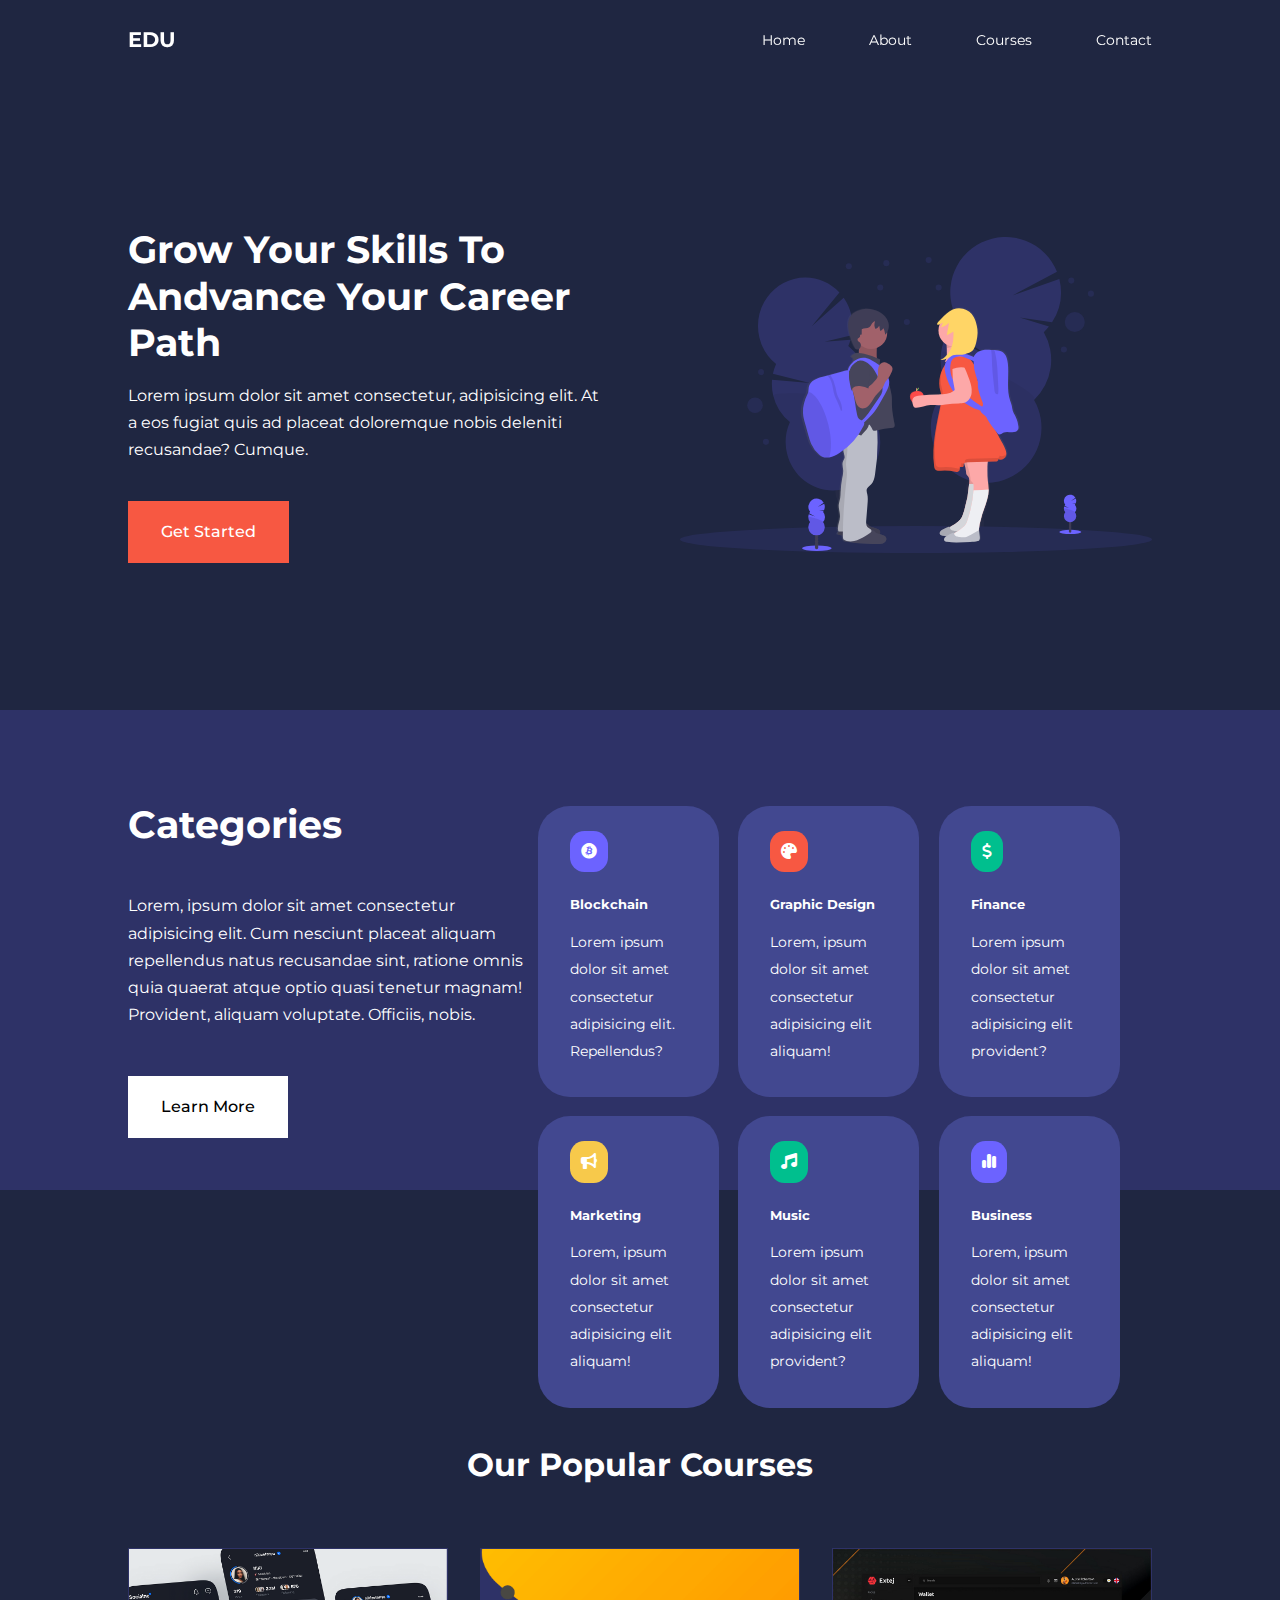
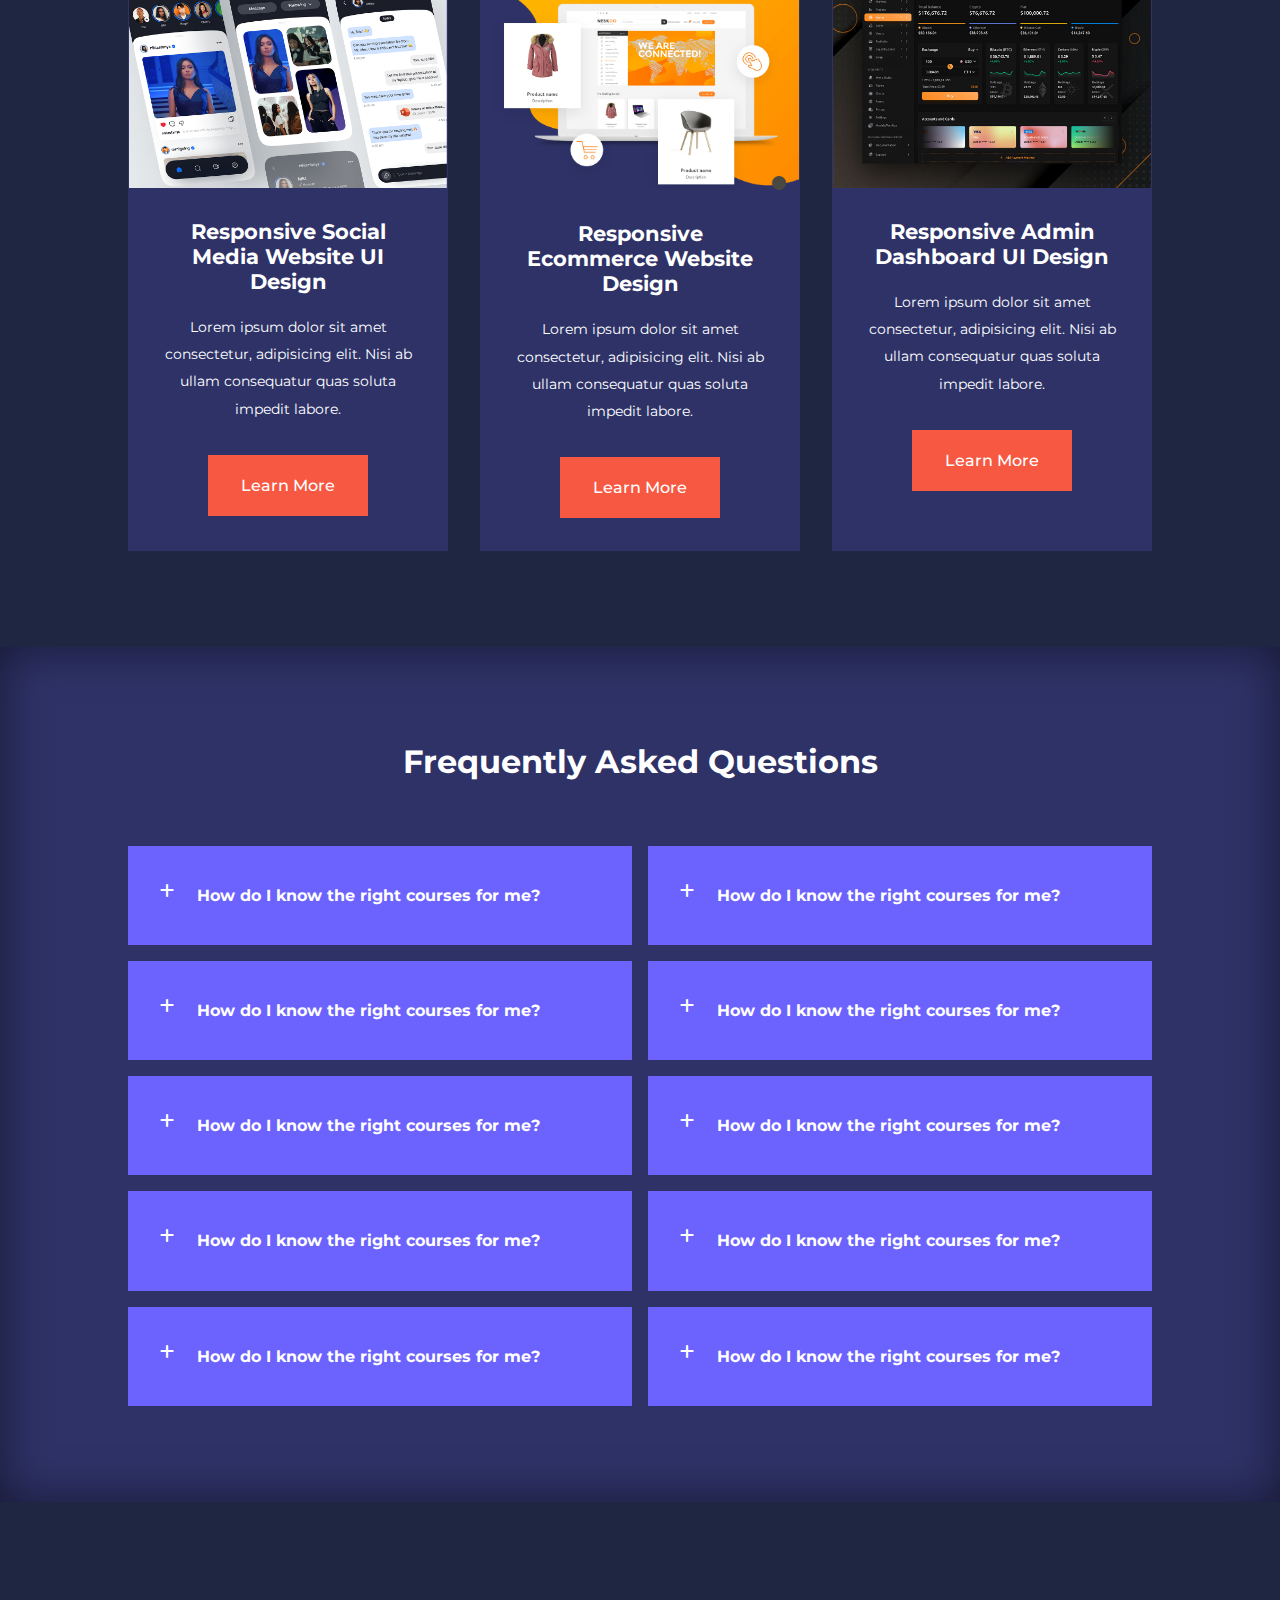
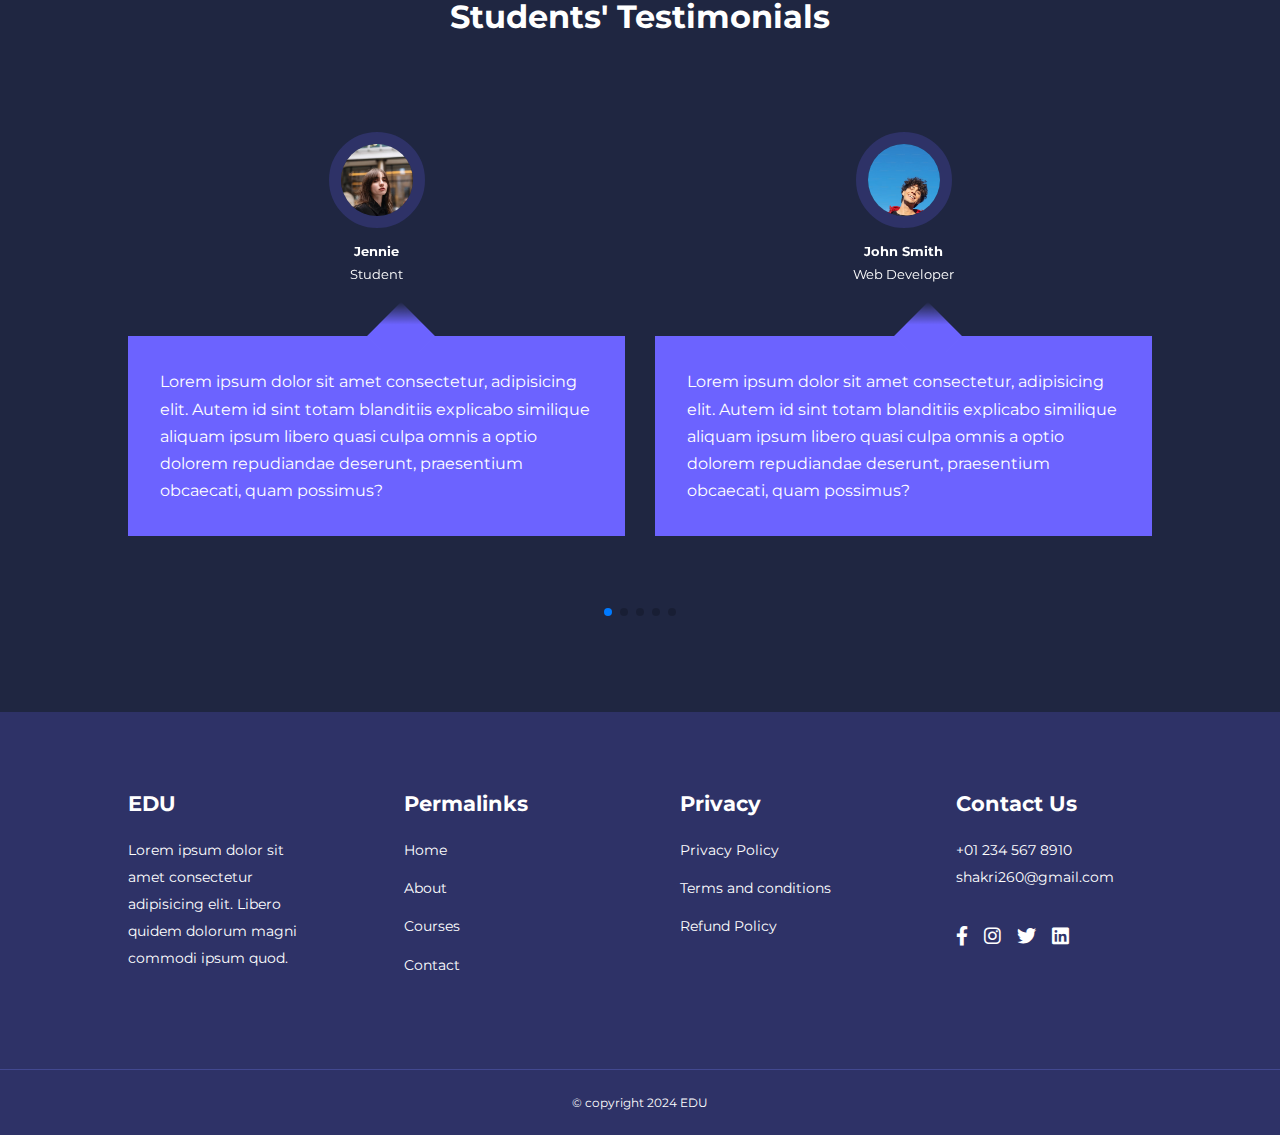
<file: index.html>
<!DOCTYPE html>
<html lang="en">
<head>
    <meta charset="UTF-8">
    <meta name="viewport" content="width=device-width, initial-scale=1.0">
    <title>EDU</title>

    <!-- icon font -->
     <link rel="stylesheet" href="./css/all.min.css">

     <!-- google font -->
     <link rel="preconnect" href="https://fonts.googleapis.com">
     <link rel="preconnect" href="https://fonts.gstatic.com" crossorigin>
     <link href="https://fonts.googleapis.com/css2?family=Montserrat:ital,wght@0,100..900;1,100..900&family=Oswald:wght@200..700&display=swap" rel="stylesheet">

     <!-- custom css -->
    <link rel="stylesheet" href="./css/style.css">

    <!-- Swiper slider -->
     <link rel="stylesheet" href="https://cdn.jsdelivr.net/npm/swiper@11/swiper-bundle.min.css"/>
    <script src="https://cdn.jsdelivr.net/npm/swiper@11/swiper-bundle.min.js"></script>

</head>
<body>
<!-- ============ Navbar ============ -->

    <nav>
        <div class="container nav-container">

            <a href="index.html">
                <h4>EDU</h4>
            </a>

            <ul class="nav-menu">
                <li><a href="index.html">Home</a></li>
                <li><a href="about.html">About</a></li>
                <li><a href="courses.html">Courses</a></li>
                <li><a href="contact.html">Contact</a></li>
            </ul>
            <button id="open-menu-btn"><i class="fa-solid fa-bars"></i></button>
            <button id="close-menu-btn"><i class="fa-solid fa-xmark"></i></button>
        </div>
    </nav>

<!-- ========== End Navbar ========== -->

<!-- ============ Header ============ -->

    <header>
        <div class="container header-container">
            <div class="header-left">
                <h1>Grow Your Skills To Andvance Your Career Path</h1>
                <p>Lorem ipsum dolor sit amet consectetur, adipisicing elit. At a eos fugiat quis ad placeat doloremque nobis deleniti recusandae? Cumque.</p>
                <a href="courses.html" class="btn btn-danger">Get Started</a>
            </div>
            <div class="header-right">
                <div class="header-right-img">
                    <img src="./img/header.svg" alt="">
                </div>
            </div>
        </div>
    </header>

<!-- ========== End Header ========== -->

<!-- =========== Category =========== -->

    <section class="categories">
        <div class="container categories-container">
            <div class="categories-left">
                <h1>Categories</h1>
                <p>
                    Lorem, ipsum dolor sit amet consectetur adipisicing elit. Cum nesciunt placeat aliquam repellendus natus recusandae sint, ratione omnis quia quaerat atque optio quasi tenetur magnam! Provident, aliquam voluptate. Officiis, nobis.
                </p>
                <a href="#" class="btn">Learn More</a>
            </div>
            <div class="categories-right">
                <article class="category">
                    <span class="category-icon"><i class="fa-brands fa-bitcoin"></i></span>
                    <h5>Blockchain</h5>
                    <p>
                        Lorem ipsum dolor sit amet consectetur adipisicing elit. Repellendus?
                    </p>
                </article>

                <article class="category">
                    <span class="category-icon"><i class="fa-solid fa-palette"></i></span>
                    <h5>Graphic Design</h5>
                    <p>
                        Lorem, ipsum dolor sit amet consectetur adipisicing elit aliquam!
                    </p>
                </article>

                <article class="category">
                    <span class="category-icon"><i class="fa-solid fa-dollar-sign"></i></span>
                    <h5>Finance</h5>
                    <p>
                        Lorem ipsum dolor sit amet consectetur adipisicing elit provident?

                    </p>
                </article>

                <article class="category">
                    <span class="category-icon"><i class="fa-solid fa-bullhorn"></i></span>
                    <h5>Marketing</h5>
                    <p>
                        Lorem, ipsum dolor sit amet consectetur adipisicing elit aliquam!
                    </p>
                </article>

                <article class="category">
                    <span class="category-icon"><i class="fa-solid fa-music"></i></span>
                    <h5>Music</h5>
                    <p>
                        Lorem ipsum dolor sit amet consectetur adipisicing elit  provident?
                    </p>
                </article>

                <article class="category">
                    <span class="category-icon"><i class="fa-solid fa-chart-simple"></i></span>
                    <h5>Business</h5>
                    <p>
                        Lorem, ipsum dolor sit amet consectetur adipisicing elit aliquam!
                    </p>
                </article>
            </div>
        </div>
    </section>

<!-- ========= End Category ========= -->

<!-- ============ Courses ============ -->

    <section class="courses">
        <h2>Our Popular Courses</h2>
        <div class="container courses-container">
            <article class="course">
                <div class="course-img">
                    <img src="./img/course1.png" alt="">
                </div>
                <div class="course-info">
                    <h4>Responsive Social Media Website UI Design</h4>
                    <p>Lorem ipsum dolor sit amet consectetur, adipisicing elit. Nisi ab ullam consequatur quas soluta impedit labore.</p>
                    <a href="courses.html" class="btn btn-danger">Learn More</a>
                </div>

            </article>

            <article class="course">
                <div class="course-img">
                    <img src="./img/course2.png" alt="">
                </div>
                <div class="course-info">
                    <h4>Responsive Ecommerce Website Design</h4>
                    <p>Lorem ipsum dolor sit amet consectetur, adipisicing elit. Nisi ab ullam consequatur quas soluta impedit labore.</p>
                    <a href="courses.html" class="btn btn-danger">Learn More</a>
                </div>

            </article>

            <article class="course">
                <div class="course-img">
                    <img src="./img/course3.jpg" alt="">
                </div>
                <div class="course-info">
                    <h4>Responsive Admin Dashboard UI Design</h4>
                    <p>Lorem ipsum dolor sit amet consectetur, adipisicing elit. Nisi ab ullam consequatur quas soluta impedit labore.</p>
                    <a href="courses.html" class="btn btn-danger">Learn More</a>
                </div>

            </article>
        </div>
    </section>

<!-- ========== End Courses ========== -->

<!-- ============== FAQ ============== -->

    <section class="faqs">
        <h2>Frequently Asked Questions</h2>
        <div class="container faqs-container">
            <article class="faq">
                <div class="faq-icon">
                    <i class="fa-solid fa-plus"></i>
                </div>
                <div class="question-answer">
                    <h4>How do I know the right courses for me?</h4>
                    <p>
                        Lorem ipsum dolor sit amet consectetur adipisicing elit. Voluptate doloribus, aperiam sapiente possimus reprehenderit numquam atque vel excepturi asperiores nesciunt eaque expedita omnis labore odio inventore debitis aliquam. Reprehenderit, nihil.
                    </p>
                </div>
            </article>
            <article class="faq">
                <div class="faq-icon">
                    <i class="fa-solid fa-plus"></i>
                </div>
                <div class="question-answer">
                    <h4>How do I know the right courses for me?</h4>
                    <p>
                        Lorem ipsum dolor sit amet consectetur adipisicing elit. Voluptate doloribus, aperiam sapiente possimus reprehenderit numquam atque vel excepturi asperiores nesciunt eaque expedita omnis labore odio inventore debitis aliquam. Reprehenderit, nihil.
                    </p>
                </div>
            </article>
            <article class="faq">
                <div class="faq-icon">
                    <i class="fa-solid fa-plus"></i>
                </div>
                <div class="question-answer">
                    <h4>How do I know the right courses for me?</h4>
                    <p>
                        Lorem ipsum dolor sit amet consectetur adipisicing elit. Voluptate doloribus, aperiam sapiente possimus reprehenderit numquam atque vel excepturi asperiores nesciunt eaque expedita omnis labore odio inventore debitis aliquam. Reprehenderit, nihil.
                    </p>
                </div>
            </article>
            <article class="faq">
                <div class="faq-icon">
                    <i class="fa-solid fa-plus"></i>
                </div>
                <div class="question-answer">
                    <h4>How do I know the right courses for me?</h4>
                    <p>
                        Lorem ipsum dolor sit amet consectetur adipisicing elit. Voluptate doloribus, aperiam sapiente possimus reprehenderit numquam atque vel excepturi asperiores nesciunt eaque expedita omnis labore odio inventore debitis aliquam. Reprehenderit, nihil.
                    </p>
                </div>
            </article>
            <article class="faq">
                <div class="faq-icon">
                    <i class="fa-solid fa-plus"></i>
                </div>
                <div class="question-answer">
                    <h4>How do I know the right courses for me?</h4>
                    <p>
                        Lorem ipsum dolor sit amet consectetur adipisicing elit. Voluptate doloribus, aperiam sapiente possimus reprehenderit numquam atque vel excepturi asperiores nesciunt eaque expedita omnis labore odio inventore debitis aliquam. Reprehenderit, nihil.
                    </p>
                </div>
            </article>
            <article class="faq">
                <div class="faq-icon">
                    <i class="fa-solid fa-plus"></i>
                </div>
                <div class="question-answer">
                    <h4>How do I know the right courses for me?</h4>
                    <p>
                        Lorem ipsum dolor sit amet consectetur adipisicing elit. Voluptate doloribus, aperiam sapiente possimus reprehenderit numquam atque vel excepturi asperiores nesciunt eaque expedita omnis labore odio inventore debitis aliquam. Reprehenderit, nihil.
                    </p>
                </div>
            </article>
            <article class="faq">
                <div class="faq-icon">
                    <i class="fa-solid fa-plus"></i>
                </div>
                <div class="question-answer">
                    <h4>How do I know the right courses for me?</h4>
                    <p>
                        Lorem ipsum dolor sit amet consectetur adipisicing elit. Voluptate doloribus, aperiam sapiente possimus reprehenderit numquam atque vel excepturi asperiores nesciunt eaque expedita omnis labore odio inventore debitis aliquam. Reprehenderit, nihil.
                    </p>
                </div>
            </article>
            <article class="faq">
                <div class="faq-icon">
                    <i class="fa-solid fa-plus"></i>
                </div>
                <div class="question-answer">
                    <h4>How do I know the right courses for me?</h4>
                    <p>
                        Lorem ipsum dolor sit amet consectetur adipisicing elit. Voluptate doloribus, aperiam sapiente possimus reprehenderit numquam atque vel excepturi asperiores nesciunt eaque expedita omnis labore odio inventore debitis aliquam. Reprehenderit, nihil.
                    </p>
                </div>
            </article>
            <article class="faq">
                <div class="faq-icon">
                    <i class="fa-solid fa-plus"></i>
                </div>
                <div class="question-answer">
                    <h4>How do I know the right courses for me?</h4>
                    <p>
                        Lorem ipsum dolor sit amet consectetur adipisicing elit. Voluptate doloribus, aperiam sapiente possimus reprehenderit numquam atque vel excepturi asperiores nesciunt eaque expedita omnis labore odio inventore debitis aliquam. Reprehenderit, nihil.
                    </p>
                </div>
            </article>
            <article class="faq">
                <div class="faq-icon">
                    <i class="fa-solid fa-plus"></i>
                </div>
                <div class="question-answer">
                    <h4>How do I know the right courses for me?</h4>
                    <p>
                        Lorem ipsum dolor sit amet consectetur adipisicing elit. Voluptate doloribus, aperiam sapiente possimus reprehenderit numquam atque vel excepturi asperiores nesciunt eaque expedita omnis labore odio inventore debitis aliquam. Reprehenderit, nihil.
                    </p>
                </div>
            </article>
        </div>
    </section>

<!-- ============ End FAQ ============ -->

<!-- ========= Testimonials ========== -->

    <section class="container testimonials-container mySwiper">
        <h2>Students' Testimonials</h2>
        <div class="swiper-wrapper">
            <article class="testimonial swiper-slide">
                <div class="avatar">
                    <img src="./img/stu1.avif" alt="">
                </div>
                <div class="testimonial-info">
                    <h5>Jennie</h5>
                    <small>Student</small>
                </div>
                <div class="testimonial-body">
                    <p>
                        Lorem ipsum dolor sit amet consectetur, adipisicing elit. Autem id sint totam blanditiis explicabo similique aliquam ipsum libero quasi culpa omnis a optio dolorem repudiandae deserunt, praesentium obcaecati, quam possimus?
                    </p>
                </div>
            </article>
            <article class="testimonial swiper-slide">
                <div class="avatar">
                    <img src="./img/stu2.avif" alt="">
                </div>
                <div class="testimonial-info">
                    <h5>John Smith</h5>
                    <small>Web Developer</small>
                </div>
                <div class="testimonial-body">
                    <p>
                        Lorem ipsum dolor sit amet consectetur, adipisicing elit. Autem id sint totam blanditiis explicabo similique aliquam ipsum libero quasi culpa omnis a optio dolorem repudiandae deserunt, praesentium obcaecati, quam possimus?
                    </p>
                </div>
            </article>
            <article class="testimonial swiper-slide">
                <div class="avatar">
                    <img src="./img/stu3.avif" alt="">
                </div>
                <div class="testimonial-info">
                    <h5>Emily</h5>
                    <small>Web Developer</small>
                </div>
                <div class="testimonial-body">
                    <p>
                        Lorem ipsum dolor sit amet consectetur, adipisicing elit. Autem id sint totam blanditiis explicabo similique aliquam ipsum libero quasi culpa omnis a optio dolorem repudiandae deserunt, praesentium obcaecati, quam possimus?
                    </p>
                </div>
            </article>
            <article class="testimonial swiper-slide">
                <div class="avatar">
                    <img src="./img/stu4.avif" alt="">
                </div>
                <div class="testimonial-info">
                    <h5>Rose</h5>
                    <small>Student</small>
                </div>
                <div class="testimonial-body">
                    <p>
                        Lorem ipsum dolor sit amet consectetur, adipisicing elit. Autem id sint totam blanditiis explicabo similique aliquam ipsum libero quasi culpa omnis a optio dolorem repudiandae deserunt, praesentium obcaecati, quam possimus?
                    </p>
                </div>
            </article>
            <article class="testimonial swiper-slide">
                <div class="avatar">
                    <img src="./img/stu5.avif" alt="">
                </div>
                <div class="testimonial-info">
                    <h5>Edem Quist</h5>
                    <small>Web Developer</small>
                </div>
                <div class="testimonial-body">
                    <p>
                        Lorem ipsum dolor sit amet consectetur, adipisicing elit. Autem id sint totam blanditiis explicabo similique aliquam ipsum libero quasi culpa omnis a optio dolorem repudiandae deserunt, praesentium obcaecati, quam possimus?
                    </p>
                </div>
            </article>
            <article class="testimonial swiper-slide">
                <div class="avatar">
                    <img src="./img/stu6.avif" alt="">
                </div>
                <div class="testimonial-info">
                    <h5>Jessica</h5>
                    <small>Student</small>
                </div>
                <div class="testimonial-body">
                    <p>
                        Lorem ipsum dolor sit amet consectetur, adipisicing elit. Autem id sint totam blanditiis explicabo similique aliquam ipsum libero quasi culpa omnis a optio dolorem repudiandae deserunt, praesentium obcaecati, quam possimus?
                    </p>
                </div>
            </article>
        </div>
        <div class="swiper-pagination"></div>
    </section>
<!-- ======= End Testimonials ======== -->

<!-- ============ Footer ============= -->
    <footer class="footer">
        <div class="container footer-container">
            <div class="footer1">
                <a href="index.html" class="footer-logo">
                    <h4>EDU</h4>
                </a>
                <p>
                    Lorem ipsum dolor sit amet consectetur adipisicing elit. Libero quidem dolorum magni commodi ipsum quod.
                </p>
            </div>

            <div class="footer2">
                <h4>Permalinks</h4>
                <ul class="permalinks">
                    <li><a href="index.html">Home</a></li>
                    <li><a href="about.html">About</a></li>
                    <li><a href="courses.html">Courses</a></li>
                    <li><a href="contact.html">Contact</a></li>
                </ul>
            </div>

            <div class="footer3">
                <h4>Privacy</h4>
                <ul class="privacy">
                    <li><a href="#">Privacy Policy</a></li>
                    <li><a href="#">Terms and conditions</a></li>
                    <li><a href=#>Refund Policy</a></li>
                </ul>
            </div>

            <div class="footer4">
                <h4>Contact Us</h4>
                <div>
                    <p>+01 234 567 8910</p>
                    <p>shakri260@gmail.com</p>
                </div>

                <ul class="footer-socials">
                    <li><a href="#"><i class="fa-brands fa-facebook-f"></i></a></li>
                    <li><a href="#"><i class="fa-brands fa-instagram"></i></a></li>
                    <li><a href="#"><i class="fa-brands fa-twitter"></i></a></li>
                    <li><a href="#"><i class="fa-brands fa-linkedin"></i></a></li>
                </ul>
            </div>
        </div>
        <div class="footer-copyright">
            <small>&copy; copyright 2024 EDU</small>
        </div>
    </footer>
<!-- ========== End Footer =========== -->

<script src="./js/main.js"></script>

<script>
    var swiper = new Swiper(".mySwiper", {
      slidesPerView: 1,
      spaceBetween: 30,
      pagination: {
        el: ".swiper-pagination",
        clickable: true,
      },

    //   when window width is 600px >=
      breakpoints: {
        600: {
            slidesPerView: 2,
        }
      }
    });
  </script>
</body>
</html>
</file>
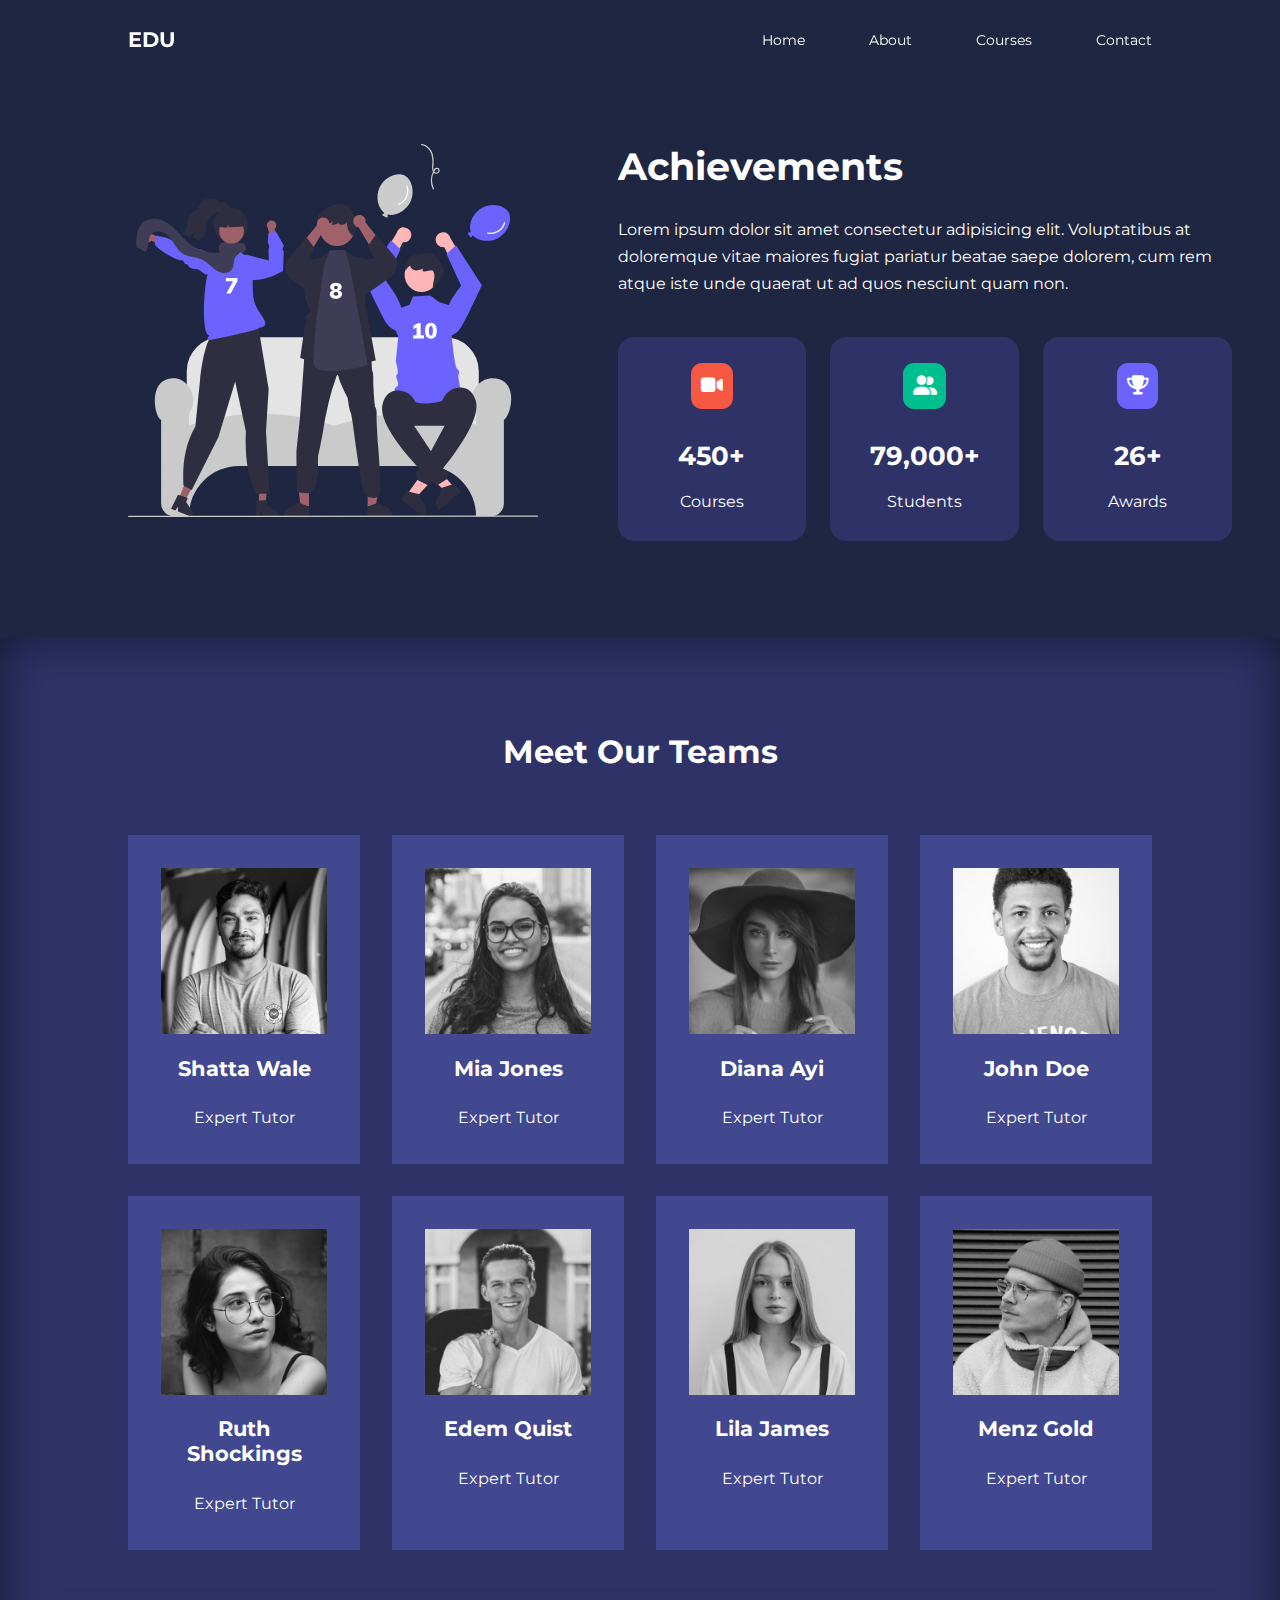
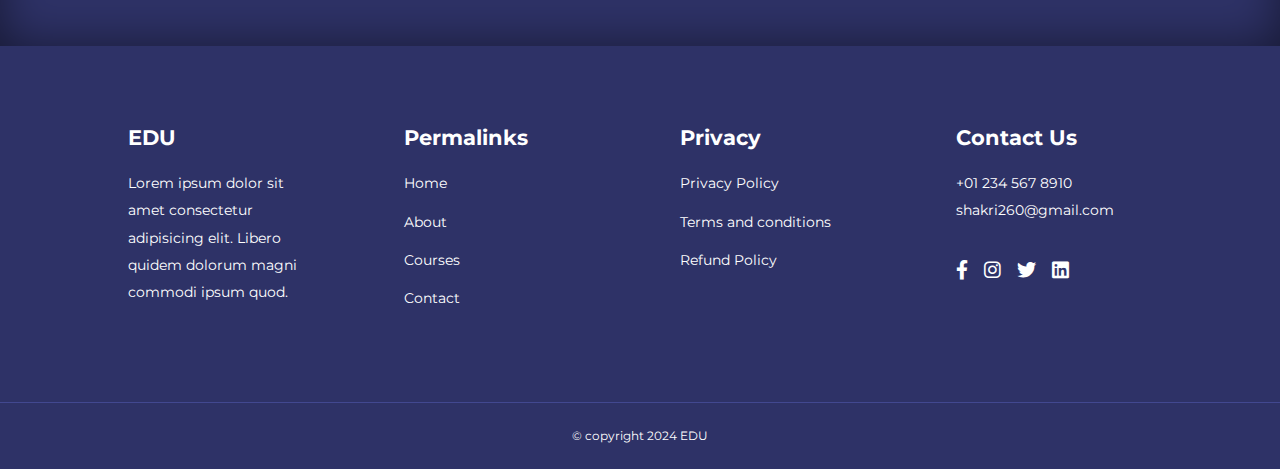
<file: about.html>
<!DOCTYPE html>
<html lang="en">
<head>
    <meta charset="UTF-8">
    <meta name="viewport" content="width=device-width, initial-scale=1.0">
    <title>EDU</title>

    <!-- icon font -->
     <link rel="stylesheet" href="./css/all.min.css">

     <!-- google font -->
     <link rel="preconnect" href="https://fonts.googleapis.com">
     <link rel="preconnect" href="https://fonts.gstatic.com" crossorigin>
     <link href="https://fonts.googleapis.com/css2?family=Montserrat:ital,wght@0,100..900;1,100..900&family=Oswald:wght@200..700&display=swap" rel="stylesheet">

     <!-- custom css -->
    <link rel="stylesheet" href="./css/style.css">
    <link rel="stylesheet" href="./css/about.css">

</head>
<body>
<!-- ============ Navbar ============ -->

    <nav>
        <div class="container nav-container">

            <a href="index.html">
                <h4>EDU</h4>
            </a>

            <ul class="nav-menu">
                <li><a href="index.html">Home</a></li>
                <li><a href="about.html">About</a></li>
                <li><a href="courses.html">Courses</a></li>
                <li><a href="contact.html">Contact</a></li>
            </ul>
            <button id="open-menu-btn"><i class="fa-solid fa-bars"></i></button>
            <button id="close-menu-btn"><i class="fa-solid fa-xmark"></i></button>
        </div>
    </nav>

<!-- ========== End Navbar ========== -->

<!-- ============ Achievement ============ -->

    <section class="achievements">
        <div class="container achievements-container">
            <div class="achievements-left">
                <img src="img/about achievements.svg" alt="">
            </div>
            <div class="achievements-right">
                <h1>Achievements</h1>
                <p>Lorem ipsum dolor sit amet consectetur adipisicing elit. Voluptatibus at doloremque vitae maiores fugiat pariatur beatae saepe dolorem, cum rem atque iste unde quaerat ut ad quos nesciunt quam non.</p>
                <div class="achievements-cards">
                    <article class="achievement-card">
                        <span class="achievement-icon"><i class="fa-solid fa-video"></i></span>
                        <h3>450+</h3>
                        <p>Courses</p>
                    </article>
                    <article class="achievement-card">
                        <span class="achievement-icon"><i class="fa-solid fa-user-group"></i></span>
                        <h3>79,000+</h3>
                        <p>Students</p>
                    </article>
                    <article class="achievement-card">
                        <span class="achievement-icon"><i class="fa-solid fa-trophy"></i></span>
                        <h3>26+</h3>
                        <p>Awards</p>
                    </article>
                </div>
            </div>

        </div>
    </section>
<!-- ============ End Achievement ============ -->

<!-- =============== Teams =================== -->

    <section class="team">
        <h2>Meet Our Teams</h2>
        <div class="container team-container">
            <article class="team-member">
                <div class="team-member-img">
                    <img src="./img/tm1.jpg" alt="">
                </div>
                <div class="team-member-info">
                    <h4>Shatta Wale</h4>
                    <p>Expert Tutor</p>
                </div>
                <div class="team-member-socials">
                    <a href="https://instagram.com" target="_blank"><i class="fa-brands fa-instagram"></i></a>
                    <a href="https://twitter.com" target="_blank"><i class="fa-brands fa-twitter"></i></a>
                    <a href="https://linkedin.com" target="_blank"><i class="fa-brands fa-linkedin"></i></a>
                </div>
            </article>
            <article class="team-member">
                <div class="team-member-img">
                    <img src="./img/tm2.jpg" alt="">
                </div>
                <div class="team-member-info">
                    <h4>Mia Jones</h4>
                    <p>Expert Tutor</p>
                </div>
                <div class="team-member-socials">
                    <a href="https://instagram.com" target="_blank"><i class="fa-brands fa-instagram"></i></a>
                    <a href="https://twitter.com" target="_blank"><i class="fa-brands fa-twitter"></i></a>
                    <a href="https://linkedin.com" target="_blank"><i class="fa-brands fa-linkedin"></i></a>
                </div>
            </article>
            <article class="team-member">
                <div class="team-member-img">
                    <img src="./img/tm3.jpg" alt="">
                </div>
                <div class="team-member-info">
                    <h4>Diana Ayi</h4>
                    <p>Expert Tutor</p>
                </div>
                <div class="team-member-socials">
                    <a href="https://instagram.com" target="_blank"><i class="fa-brands fa-instagram"></i></a>
                    <a href="https://twitter.com" target="_blank"><i class="fa-brands fa-twitter"></i></a>
                    <a href="https://linkedin.com" target="_blank"><i class="fa-brands fa-linkedin"></i></a>
                </div>
            </article>
            <article class="team-member">
                <div class="team-member-img">
                    <img src="./img/tm4.jpg" alt="">
                </div>
                <div class="team-member-info">
                    <h4>John Doe</h4>
                    <p>Expert Tutor</p>
                </div>
                <div class="team-member-socials">
                    <a href="https://instagram.com" target="_blank"><i class="fa-brands fa-instagram"></i></a>
                    <a href="https://twitter.com" target="_blank"><i class="fa-brands fa-twitter"></i></a>
                    <a href="https://linkedin.com" target="_blank"><i class="fa-brands fa-linkedin"></i></a>
                </div>
            </article>
            <article class="team-member">
                <div class="team-member-img">
                    <img src="./img/tm5.jpg" alt="">
                </div>
                <div class="team-member-info">
                    <h4>Ruth Shockings</h4>
                    <p>Expert Tutor</p>
                </div>
                <div class="team-member-socials">
                    <a href="https://instagram.com" target="_blank"><i class="fa-brands fa-instagram"></i></a>
                    <a href="https://twitter.com" target="_blank"><i class="fa-brands fa-twitter"></i></a>
                    <a href="https://linkedin.com" target="_blank"><i class="fa-brands fa-linkedin"></i></a>
                </div>
            </article>
            <article class="team-member">
                <div class="team-member-img">
                    <img src="./img/tm6.jpg" alt="">
                </div>
                <div class="team-member-info">
                    <h4>Edem Quist</h4>
                    <p>Expert Tutor</p>
                </div>
                <div class="team-member-socials">
                    <a href="https://instagram.com" target="_blank"><i class="fa-brands fa-instagram"></i></a>
                    <a href="https://twitter.com" target="_blank"><i class="fa-brands fa-twitter"></i></a>
                    <a href="https://linkedin.com" target="_blank"><i class="fa-brands fa-linkedin"></i></a>
                </div>
            </article>
            <article class="team-member">
                <div class="team-member-img">
                    <img src="./img/tm7.jpg" alt="">
                </div>
                <div class="team-member-info">
                    <h4>Lila James</h4>
                    <p>Expert Tutor</p>
                </div>
                <div class="team-member-socials">
                    <a href="https://instagram.com" target="_blank"><i class="fa-brands fa-instagram"></i></a>
                    <a href="https://twitter.com" target="_blank"><i class="fa-brands fa-twitter"></i></a>
                    <a href="https://linkedin.com" target="_blank"><i class="fa-brands fa-linkedin"></i></a>
                </div>
            </article>
            <article class="team-member">
                <div class="team-member-img">
                    <img src="./img/tm8.jpg" alt="">
                </div>
                <div class="team-member-info">
                    <h4>Menz Gold</h4>
                    <p>Expert Tutor</p>
                </div>
                <div class="team-member-socials">
                    <a href="https://instagram.com" target="_blank"><i class="fa-brands fa-instagram"></i></a>
                    <a href="https://twitter.com" target="_blank"><i class="fa-brands fa-twitter"></i></a>
                    <a href="https://linkedin.com" target="_blank"><i class="fa-brands fa-linkedin"></i></a>
                </div>
            </article>
        </div>
    </section>

<!-- ============ End Teams ============ -->

<!-- ============ Footer ============= -->
    <footer class="footer">
        <div class="container footer-container">
            <div class="footer1">
                <a href="index.html" class="footer-logo">
                    <h4>EDU</h4>
                </a>
                <p>
                    Lorem ipsum dolor sit amet consectetur adipisicing elit. Libero quidem dolorum magni commodi ipsum quod.
                </p>
            </div>

            <div class="footer2">
                <h4>Permalinks</h4>
                <ul class="permalinks">
                    <li><a href="index.html">Home</a></li>
                    <li><a href="about.html">About</a></li>
                    <li><a href="courses.html">Courses</a></li>
                    <li><a href="contact.html">Contact</a></li>
                </ul>
            </div>

            <div class="footer3">
                <h4>Privacy</h4>
                <ul class="privacy">
                    <li><a href="#">Privacy Policy</a></li>
                    <li><a href="#">Terms and conditions</a></li>
                    <li><a href=#>Refund Policy</a></li>
                </ul>
            </div>

            <div class="footer4">
                <h4>Contact Us</h4>
                <div>
                    <p>+01 234 567 8910</p>
                    <p>shakri260@gmail.com</p>
                </div>

                <ul class="footer-socials">
                    <li><a href="#"><i class="fa-brands fa-facebook-f"></i></a></li>
                    <li><a href="#"><i class="fa-brands fa-instagram"></i></a></li>
                    <li><a href="#"><i class="fa-brands fa-twitter"></i></a></li>
                    <li><a href="#"><i class="fa-brands fa-linkedin"></i></a></li>
                </ul>
            </div>
        </div>
        <div class="footer-copyright">
            <small>&copy; copyright 2024 EDU</small>
        </div>
    </footer>
<!-- ========== End Footer =========== -->

<script src="./js/main.js"></script>

    
</body>
</html>
</file>
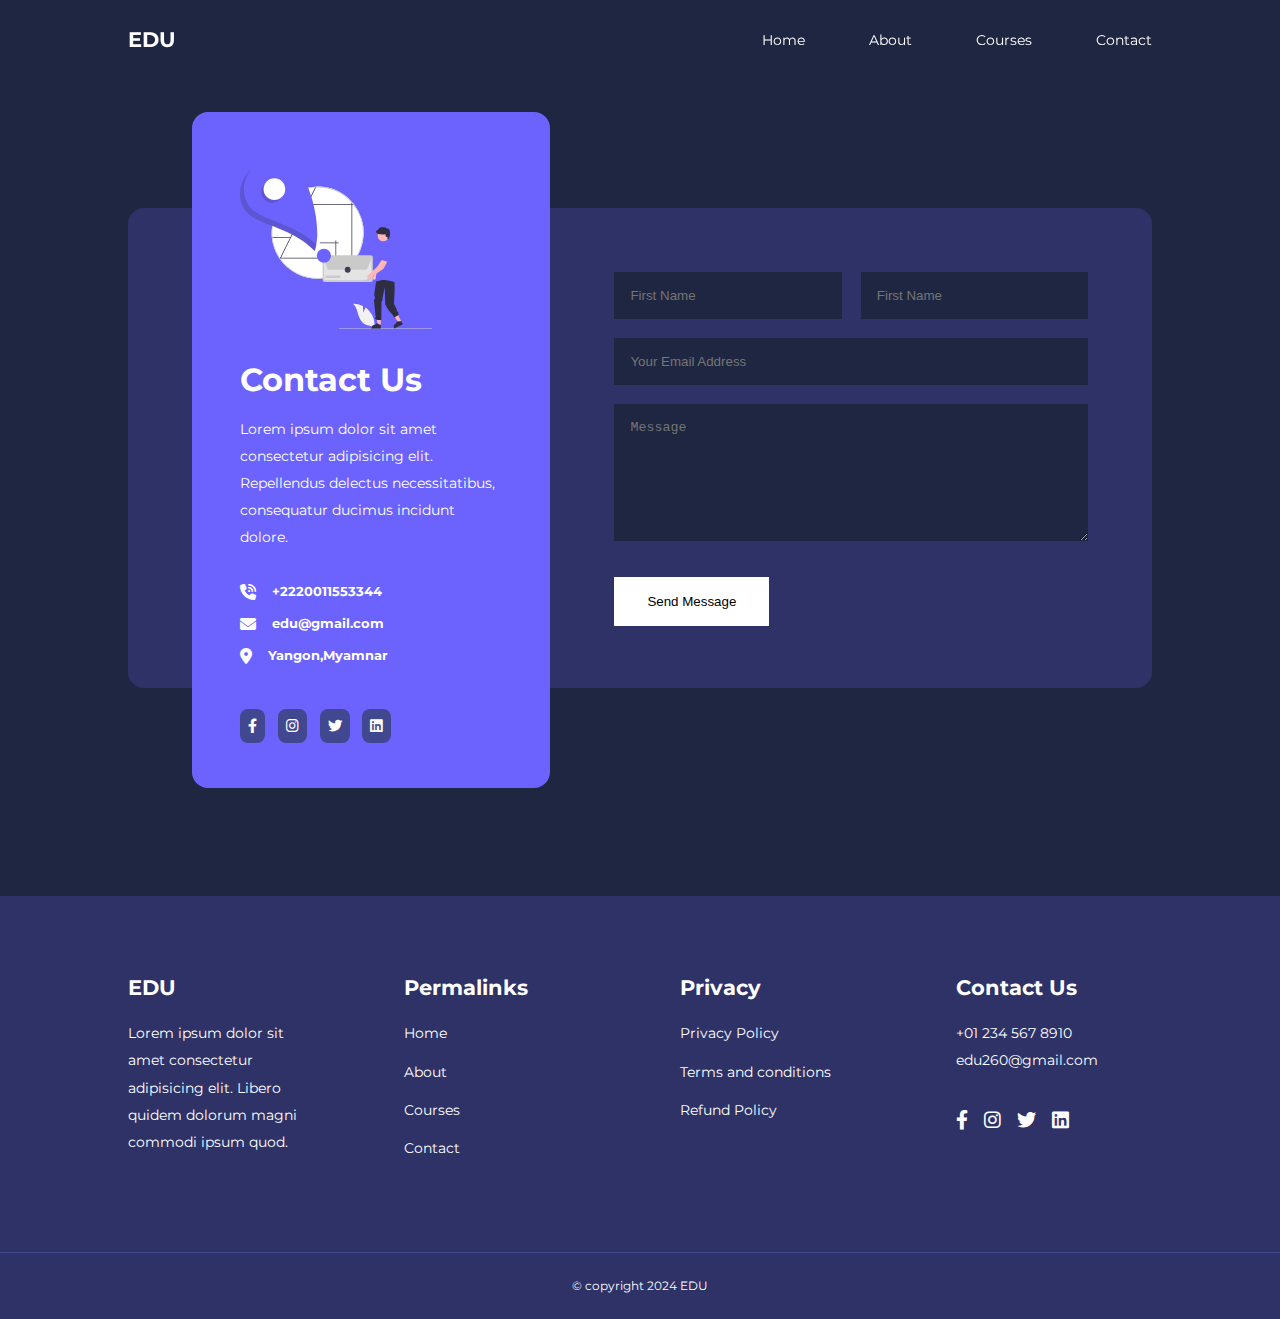
<file: contact.html>
<!DOCTYPE html>
<html lang="en">
<head>
    <meta charset="UTF-8">
    <meta name="viewport" content="width=device-width, initial-scale=1.0">
    <title>EDU</title>

    <!-- icon font -->
     <link rel="stylesheet" href="./css/all.min.css">

     <!-- google font -->
     <link rel="preconnect" href="https://fonts.googleapis.com">
     <link rel="preconnect" href="https://fonts.gstatic.com" crossorigin>
     <link href="https://fonts.googleapis.com/css2?family=Montserrat:ital,wght@0,100..900;1,100..900&family=Oswald:wght@200..700&display=swap" rel="stylesheet">

     <!-- custom css -->
    <link rel="stylesheet" href="./css/style.css">
    <link rel="stylesheet" href="./css/contact.css">

</head>
<body>
<!-- ============ Navbar ============ -->

    <nav>
        <div class="container nav-container">

            <a href="index.html">
                <h4>EDU</h4>
            </a>

            <ul class="nav-menu">
                <li><a href="index.html">Home</a></li>
                <li><a href="about.html">About</a></li>
                <li><a href="courses.html">Courses</a></li>
                <li><a href="contact.html">Contact</a></li>
            </ul>
            <button id="open-menu-btn"><i class="fa-solid fa-bars"></i></button>
            <button id="close-menu-btn"><i class="fa-solid fa-xmark"></i></button>
        </div>
    </nav>

<!-- ========== End Navbar ========== -->

<!-- ========== Contact ========== -->

    <section class="contact">
        <div class="container contact-container">
            <aside class="contact-aside">
                <div class="aside-img">
                    <img src="./img/contact.svg" alt="">
                </div>
                <h2>Contact Us</h2>
                <p>
                    Lorem ipsum dolor sit amet consectetur adipisicing elit. Repellendus delectus necessitatibus, consequatur ducimus incidunt dolore.
                </p>
                <ul class="contact-details">
                    <li>
                        <i class="fa-solid fa-phone-volume"></i>
                        <h5>+2220011553344</h5>
                    </li>
                    <li>
                        <i class="fa-solid fa-envelope"></i>
                        <h5>edu@gmail.com</h5>
                    </li>
                    <li>
                        <i class="fa-solid fa-location-dot"></i>
                        <h5>Yangon,Myamnar</h5>
                    </li>
                </ul>
                <ul class="contact-socials">
                    <li>
                        <a href="https://facebook.com"><i class="fa-brands fa-facebook-f"></i></a>
                    </li>
                    <li>
                        <a href="https://instagram.com"><i class="fa-brands fa-instagram"></i></a>
                    </li>
                    <li>
                        <a href="https://twitter.com"><i class="fa-brands fa-twitter"></i></a>
                    </li>
                    <li>
                        <a href="https://linkedin.com"><i class="fa-brands fa-linkedin"></i></a>
                    </li>
                </ul>
            </aside>

            <form action="https://formspree.io/f/xeoqppgk" method="POST" class="contact-form">
                <div class="form-name">
                    <input type="text" name="firstname" id="firstname" placeholder="First Name" required>
                    <input type="text" name="lastname" id="lastname" placeholder="First Name" required>
                </div>
                <input type="email" name="email" placeholder="Your Email Address" required>
                <textarea name="message" id="message" rows="7" placeholder="Message" required></textarea>
                <button type="submit" class="btn btn-primary">Send Message</button>
            </form>
        </div>

    </section>
<!-- ============ Footer ============= -->
    <footer class="footer">
        <div class="container footer-container">
            <div class="footer1">
                <a href="index.html" class="footer-logo">
                    <h4>EDU</h4>
                </a>
                <p>
                    Lorem ipsum dolor sit amet consectetur adipisicing elit. Libero quidem dolorum magni commodi ipsum quod.
                </p>
            </div>

            <div class="footer2">
                <h4>Permalinks</h4>
                <ul class="permalinks">
                    <li><a href="index.html">Home</a></li>
                    <li><a href="about.html">About</a></li>
                    <li><a href="courses.html">Courses</a></li>
                    <li><a href="contact.html">Contact</a></li>
                </ul>
            </div>

            <div class="footer3">
                <h4>Privacy</h4>
                <ul class="privacy">
                    <li><a href="#">Privacy Policy</a></li>
                    <li><a href="#">Terms and conditions</a></li>
                    <li><a href=#>Refund Policy</a></li>
                </ul>
            </div>

            <div class="footer4">
                <h4>Contact Us</h4>
                <div>
                    <p>+01 234 567 8910</p>
                    <p>edu260@gmail.com</p>
                </div>

                <ul class="footer-socials">
                    <li><a href="#"><i class="fa-brands fa-facebook-f"></i></a></li>
                    <li><a href="#"><i class="fa-brands fa-instagram"></i></a></li>
                    <li><a href="#"><i class="fa-brands fa-twitter"></i></a></li>
                    <li><a href="#"><i class="fa-brands fa-linkedin"></i></a></li>
                </ul>
            </div>
        </div>
        <div class="footer-copyright">
            <small>&copy; copyright 2024 EDU</small>
        </div>
    </footer>
<!-- ========== End Footer =========== -->

<script src="./js/main.js"></script>

    
</body>
</html>
</file>
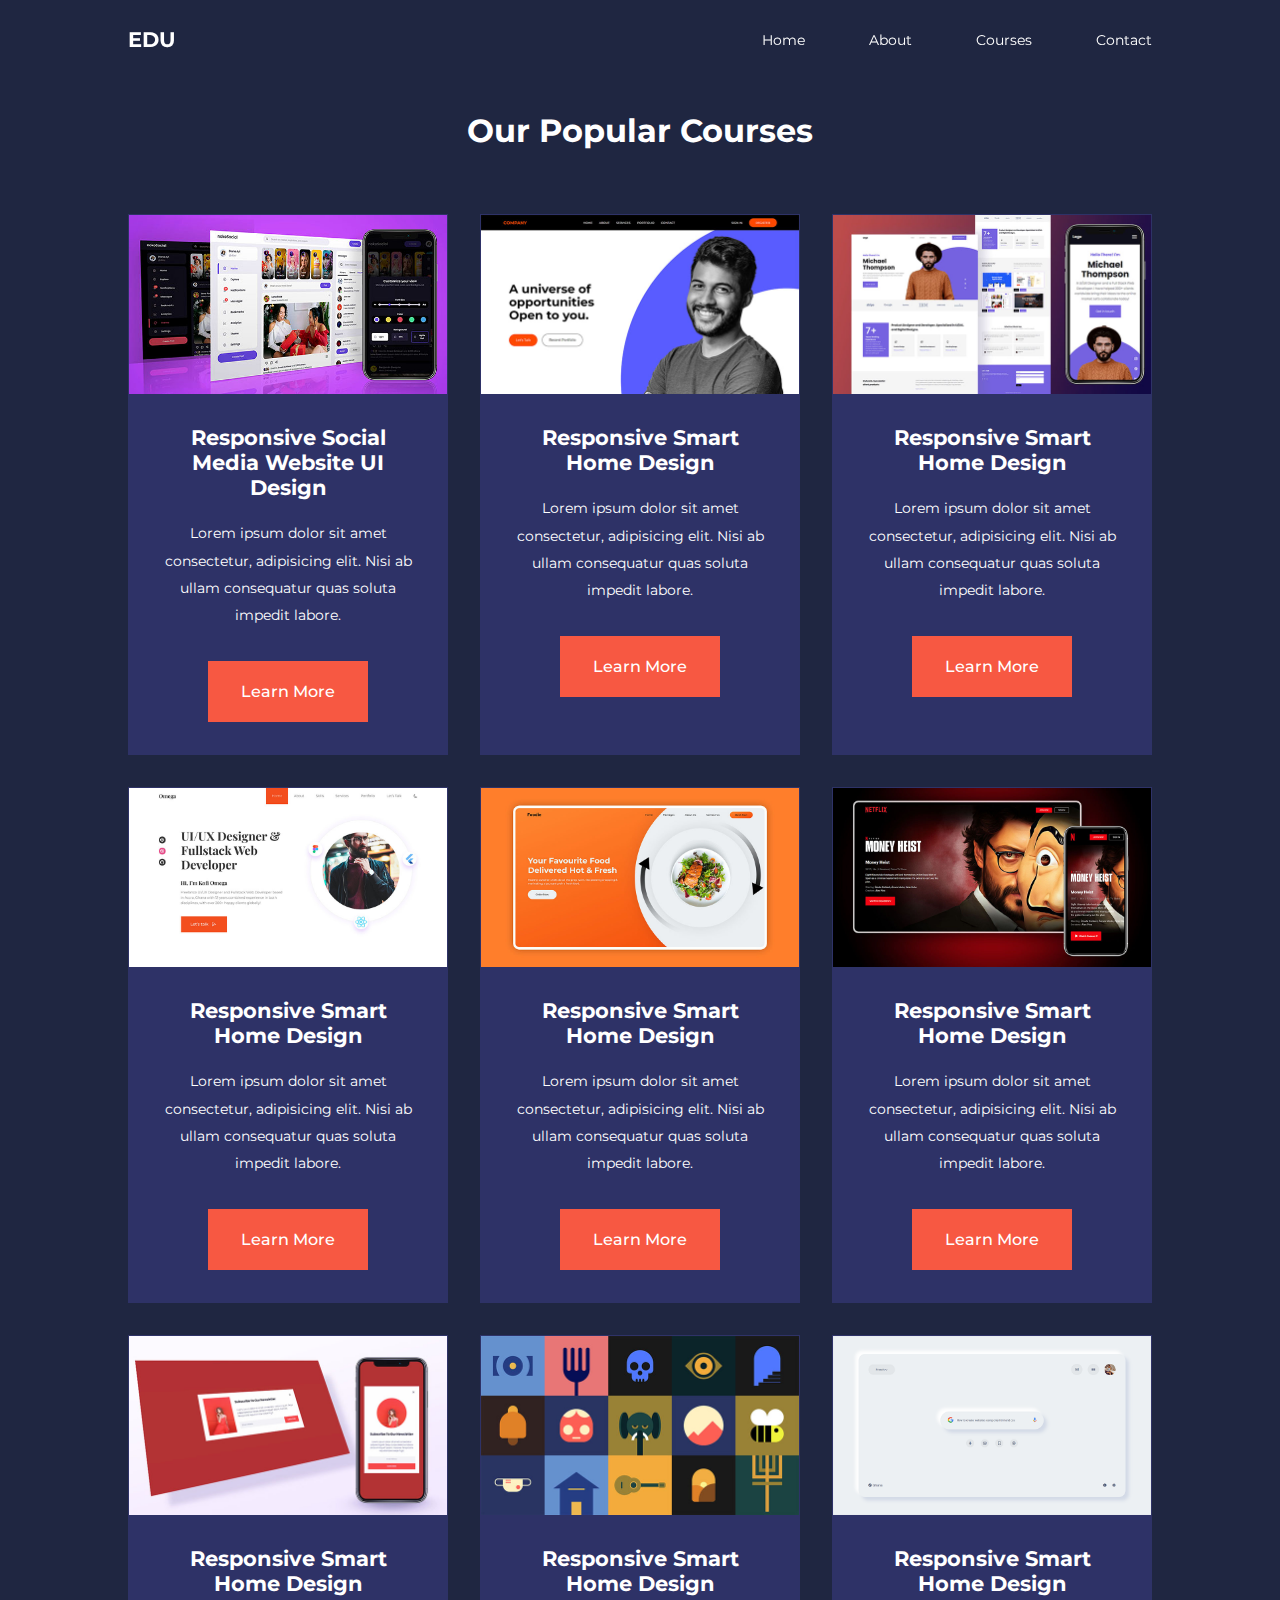
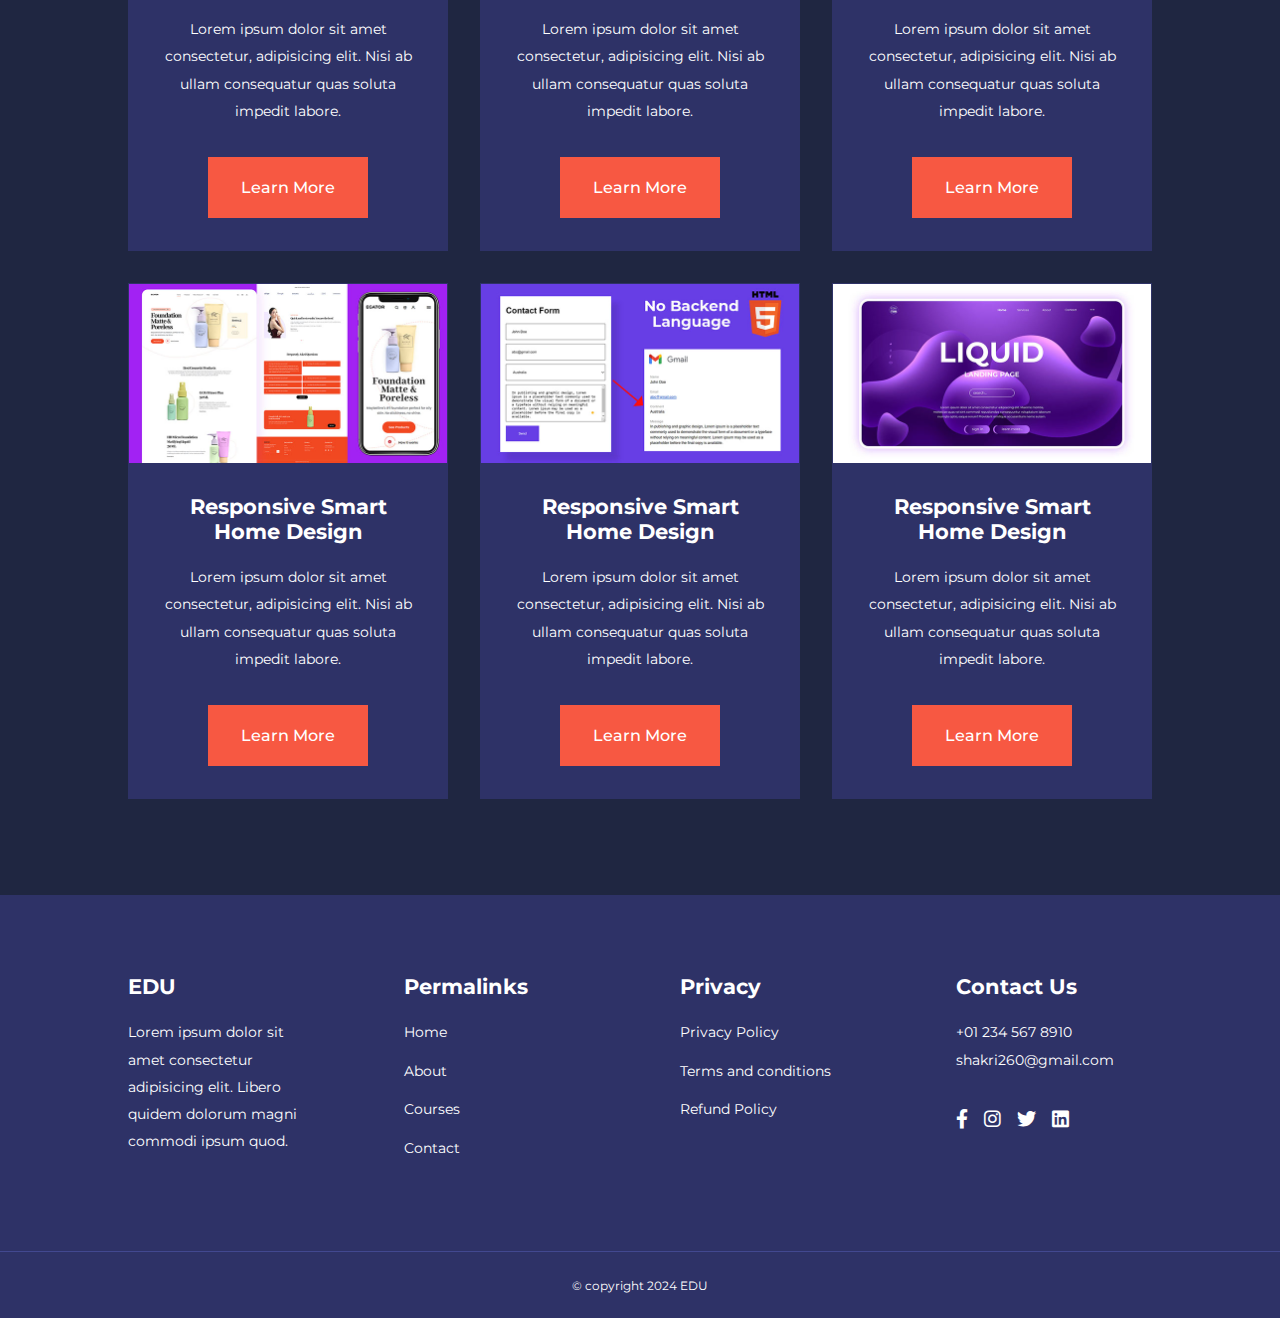
<file: courses.html>
<!DOCTYPE html>
<html lang="en">
<head>
    <meta charset="UTF-8">
    <meta name="viewport" content="width=device-width, initial-scale=1.0">
    <title>EDU</title>

    <!-- icon font -->
     <link rel="stylesheet" href="./css/all.min.css">

     <!-- google font -->
     <link rel="preconnect" href="https://fonts.googleapis.com">
     <link rel="preconnect" href="https://fonts.gstatic.com" crossorigin>
     <link href="https://fonts.googleapis.com/css2?family=Montserrat:ital,wght@0,100..900;1,100..900&family=Oswald:wght@200..700&display=swap" rel="stylesheet">

    <!-- custom css -->
    <link rel="stylesheet" href="./css/style.css">
    <style>
        .courses {
            margin-top: 1rem;
        }
    </style>

</head>
<body>
<!-- ============ Navbar ============ -->

    <nav>
        <div class="container nav-container">

            <a href="index.html">
                <h4>EDU</h4>
            </a>

            <ul class="nav-menu">
                <li><a href="index.html">Home</a></li>
                <li><a href="about.html">About</a></li>
                <li><a href="courses.html">Courses</a></li>
                <li><a href="contact.html">Contact</a></li>
            </ul>
            <button id="open-menu-btn"><i class="fa-solid fa-bars"></i></button>
            <button id="close-menu-btn"><i class="fa-solid fa-xmark"></i></button>
        </div>
    </nav>

<!-- ========== End Navbar ========== -->

<!-- ============ Courses ============ -->

<section class="courses">
    <h2>Our Popular Courses</h2>
    <div class="container courses-container">
        <article class="course">
            <div class="course-img">
                <img src="./img/course4.jpg" alt="">
            </div>
            <div class="course-info">
                <h4>Responsive Social Media Website UI Design</h4>
                <p>Lorem ipsum dolor sit amet consectetur, adipisicing elit. Nisi ab ullam consequatur quas soluta impedit labore.</p>
                <a href="courses.html" class="btn btn-danger">Learn More</a>
            </div>

        </article>

        <article class="course">
            <div class="course-img">
                <img src="./img/course5.jpg" alt="">
            </div>
            <div class="course-info">
                <h4>Responsive Smart Home Design</h4>
                <p>Lorem ipsum dolor sit amet consectetur, adipisicing elit. Nisi ab ullam consequatur quas soluta impedit labore.</p>
                <a href="courses.html" class="btn btn-danger">Learn More</a>
            </div>

        </article>

        <article class="course">
            <div class="course-img">
                <img src="./img/course6.jpg" alt="">
            </div>
            <div class="course-info">
                <h4>Responsive Smart Home Design</h4>
                <p>Lorem ipsum dolor sit amet consectetur, adipisicing elit. Nisi ab ullam consequatur quas soluta impedit labore.</p>
                <a href="courses.html" class="btn btn-danger">Learn More</a>
            </div>

        </article>
        <article class="course">
            <div class="course-img">
                <img src="./img/course7.jpg" alt="">
            </div>
            <div class="course-info">
                <h4>Responsive Smart Home Design</h4>
                <p>Lorem ipsum dolor sit amet consectetur, adipisicing elit. Nisi ab ullam consequatur quas soluta impedit labore.</p>
                <a href="courses.html" class="btn btn-danger">Learn More</a>
            </div>

        </article>

        <article class="course">
            <div class="course-img">
                <img src="./img/course8.jpg" alt="">
            </div>
            <div class="course-info">
                <h4>Responsive Smart Home Design</h4>
                <p>Lorem ipsum dolor sit amet consectetur, adipisicing elit. Nisi ab ullam consequatur quas soluta impedit labore.</p>
                <a href="courses.html" class="btn btn-danger">Learn More</a>
            </div>

        </article>

        <article class="course">
            <div class="course-img">
                <img src="./img/course9.jpg" alt="">
            </div>
            <div class="course-info">
                <h4>Responsive Smart Home Design</h4>
                <p>Lorem ipsum dolor sit amet consectetur, adipisicing elit. Nisi ab ullam consequatur quas soluta impedit labore.</p>
                <a href="courses.html" class="btn btn-danger">Learn More</a>
            </div>

        </article>
        <article class="course">
            <div class="course-img">
                <img src="./img/course10.jpg" alt="">
            </div>
            <div class="course-info">
                <h4>Responsive Smart Home Design</h4>
                <p>Lorem ipsum dolor sit amet consectetur, adipisicing elit. Nisi ab ullam consequatur quas soluta impedit labore.</p>
                <a href="courses.html" class="btn btn-danger">Learn More</a>
            </div>

        </article>

        <article class="course">
            <div class="course-img">
                <img src="./img/course11.jpg" alt="">
            </div>
            <div class="course-info">
                <h4>Responsive Smart Home Design</h4>
                <p>Lorem ipsum dolor sit amet consectetur, adipisicing elit. Nisi ab ullam consequatur quas soluta impedit labore.</p>
                <a href="courses.html" class="btn btn-danger">Learn More</a>
            </div>

        </article>

        <article class="course">
            <div class="course-img">
                <img src="./img/course12.jpg" alt="">
            </div>
            <div class="course-info">
                <h4>Responsive Smart Home Design</h4>
                <p>Lorem ipsum dolor sit amet consectetur, adipisicing elit. Nisi ab ullam consequatur quas soluta impedit labore.</p>
                <a href="courses.html" class="btn btn-danger">Learn More</a>
            </div>

        </article>
        <article class="course">
            <div class="course-img">
                <img src="./img/course13.jpg" alt="">
            </div>
            <div class="course-info">
                <h4>Responsive Smart Home Design</h4>
                <p>Lorem ipsum dolor sit amet consectetur, adipisicing elit. Nisi ab ullam consequatur quas soluta impedit labore.</p>
                <a href="courses.html" class="btn btn-danger">Learn More</a>
            </div>

        </article>

        <article class="course">
            <div class="course-img">
                <img src="./img/course14.jpg" alt="">
            </div>
            <div class="course-info">
                <h4>Responsive Smart Home Design</h4>
                <p>Lorem ipsum dolor sit amet consectetur, adipisicing elit. Nisi ab ullam consequatur quas soluta impedit labore.</p>
                <a href="courses.html" class="btn btn-danger">Learn More</a>
            </div>

        </article>

        <article class="course">
            <div class="course-img">
                <img src="./img/course15.jpg" alt="">
            </div>
            <div class="course-info">
                <h4>Responsive Smart Home Design</h4>
                <p>Lorem ipsum dolor sit amet consectetur, adipisicing elit. Nisi ab ullam consequatur quas soluta impedit labore.</p>
                <a href="courses.html" class="btn btn-danger">Learn More</a>
            </div>

        </article>
    </div>
</section>

<!-- ========== End Courses ========== -->

<!-- ============ Footer ============= -->
    <footer class="footer">
        <div class="container footer-container">
            <div class="footer1">
                <a href="index.html" class="footer-logo">
                    <h4>EDU</h4>
                </a>
                <p>
                    Lorem ipsum dolor sit amet consectetur adipisicing elit. Libero quidem dolorum magni commodi ipsum quod.
                </p>
            </div>

            <div class="footer2">
                <h4>Permalinks</h4>
                <ul class="permalinks">
                    <li><a href="index.html">Home</a></li>
                    <li><a href="about.html">About</a></li>
                    <li><a href="courses.html">Courses</a></li>
                    <li><a href="contact.html">Contact</a></li>
                </ul>
            </div>

            <div class="footer3">
                <h4>Privacy</h4>
                <ul class="privacy">
                    <li><a href="#">Privacy Policy</a></li>
                    <li><a href="#">Terms and conditions</a></li>
                    <li><a href=#>Refund Policy</a></li>
                </ul>
            </div>

            <div class="footer4">
                <h4>Contact Us</h4>
                <div>
                    <p>+01 234 567 8910</p>
                    <p>shakri260@gmail.com</p>
                </div>

                <ul class="footer-socials">
                    <li><a href="#"><i class="fa-brands fa-facebook-f"></i></a></li>
                    <li><a href="#"><i class="fa-brands fa-instagram"></i></a></li>
                    <li><a href="#"><i class="fa-brands fa-twitter"></i></a></li>
                    <li><a href="#"><i class="fa-brands fa-linkedin"></i></a></li>
                </ul>
            </div>
        </div>
        <div class="footer-copyright">
            <small>&copy; copyright 2024 EDU</small>
        </div>
    </footer>
<!-- ========== End Footer =========== -->

<script src="./js/main.js"></script>

    
</body>
</html>
</file>
<file: css/style.css>
* {
    margin: 0;
    padding: 0;
    border: 0;
    outline: 0;
    text-decoration: none;
    list-style: none;
    box-sizing: border-box;
}

:root {
    --color-warning: #f7c94b;
    --color-success: #00bf8e;
    --color-danger: #f75842;
    --color-primary: #6c63ff;
    --color-white: #fff;
    --color-black: #000;
    --color-light: rgba(255, 255, 255, 0.7);
    --color-brown: rgba(247, 88, 66, 0.4);

    --color-bg1: #1f2641;
    --color-bg2: #2e3267;
    --color-bg3: #424890;

    --container-width-lg: 80%;
    --container-width-md: 90%;
    --container-width-sm: 94%;
    
    --transition: all 400ms ease;
}

body {
    font-family: "Montserrat", sans-serif;
    line-height: 1.7rem;
    color: var(--color-white);
    background-color: var(--color-bg1);
}

.container {
    width: var(--container-width-lg);
    margin: 0 auto;
}

section {
    padding: 6rem 0;
}

section h2 {
    text-align: center;
    margin-bottom: 4rem;
}

h1,h2,h3,h4,h5 {
    line-height: 1.2;
}

h1 {
    font-size: 2.4rem;
}

h2 {
    font-size: 2rem;
}

h3 {
    font-size: 1.6rem;
}

h4{
    font-size: 1.3rem;
}

a {
    color: var(--color-white);
}

img {
    width: 100%;
    display: block;
    object-fit: cover;
}

.btn {
    display: inline-block;
    background-color: var(--color-white);
    color: var(--color-black);
    font-weight: 500;
    border: 1px solid transparent;

    padding: 16px 32px;

    transition: var(--transition);

}

.btn:hover {
    background-color: transparent;
    color: var(--color-white);
    border-color: var(--color-white);
}

.btn-danger {
    background-color: var(--color-danger);
    color: var(--color-white);
}

/* =================Navbar===================== */

nav {
    width: 100vw;
    height: 80px;
    
    position: fixed;
    top: 0;

    z-index: 10;
}

/* change navbar styles on scroll using js*/
.window-scroll {
    background-color: var(--color-primary);
    box-shadow: 0 1rem 2rem rgba(0, 0, 0, 0.2);
}
.nav-container {
    height: 100%;

    display: flex;
    justify-content: space-between;
    align-items: center;
}

.nav-menu {
    display: flex;
    align-items: center;
    gap: 4rem;
}

.nav-menu a {
    font-size: 0.9rem;

    transition: var(--transition);
}

.nav-menu a:hover {
    color: var(--color-bg3);

}

#open-menu-btn, #close-menu-btn {
    display: none;
}

/* ==================Header==================== */

header {
    height: 70vh;
    margin-bottom: 5rem;

    position: relative;
    top: 5rem;

    overflow: hidden;
}

.header-container {
    height:  100%;

    display: grid;
    grid-template-columns: 1fr 1fr;
    align-items: center;
    gap: 5rem;
}


.header-left p {
    margin: 16px 0 38px;
}



/* ===============Categories=================== */

.categories {
    background-color: var(--color-bg2);
    height: 30rem;
}

.categories h1 {
    line-height: 1;
    margin-bottom: 3rem;
}

.categories-container {
    display: grid;
    grid-template-columns: 40% 60%;
    
}

.categories-right {
    margin-right: 2rem;
}

.categories-left p {
    margin: 1rem 0 3rem;
}

.categories-right {
    display: grid;
    grid-template-columns: repeat(3, 1fr);
    gap: 1.2rem;
}

.category {
    background-color: var(--color-bg3);
    border-radius: 2rem;
    padding: 2rem;
    
    transition: var(--transition);
}

.category:hover {
    box-shadow: 1rem 1rem 1rem rgba(0, 0, 0, 0.3);

    z-index: 1;
}

.category-icon {
    background-color: var(--color-primary);
    border-radius: 0.9rem;

    padding: 0.7rem;
}

.category:nth-of-type(2) .category-icon {
    background-color: var(--color-danger);
}

.category:nth-of-type(3) .category-icon {
    background-color: var(--color-success);
}

.category:nth-of-type(4) .category-icon {
    background-color: var(--color-warning);
}

.category:nth-of-type(5) .category-icon {
    background-color: var(--color-success);
}


.category h5 {
    margin: 2rem 0 1rem;
}

.category p {
    font-size: 0.85rem;
}

/* ============Popular Courses================ */

.courses {
    margin-top: 10rem;
}

.courses-container {
    display: grid;
    grid-template-columns: repeat(3, 1fr);
    gap: 2rem;
}

.course {
    background-color: var(--color-bg2);
    text-align: center;
    border: 1px solid transparent;
    transition: var(--transition);
}

.course:hover {
    background-color: transparent;
    border-color: var(--color-bg2);
}

.course-info {
    padding: 2rem;
}

.course-info p {
    margin: 1.2rem 0 2rem;
    font-size: 0.9rem;
}

/* ============ FAQS ================ */
.faqs {
    background-color: var(--color-bg2);
    box-shadow: inset 0 0 3rem rgba(0, 0, 0, 0.5);
}

.faqs-container {
    display: grid;
    grid-template-columns: 1fr 1fr;
    gap: 1rem;
}

.faq {
    background-color: var(--color-primary);
    height: fit-content;
    padding: 2rem;
    

    display: flex;
    align-items: center;
    gap: 1.4rem;

    cursor: pointer;

}

.faq h4 {
    font-size: 1rem;
    line-height: 2.2;
}

.faq-icon {
    align-self: flex-start;
    font-size: 1rem;
}

.faq p {
    margin-top: 0.8rem;
    display: none;
}

.faq.open p {
    display: block;
}

/* ============ Testimonials ================ */

.testimonials-container {
    margin-bottom: 5rem;

    position: relative;

    overflow-x: hidden;
}

.testimonial {
    padding-top: 2rem;
}


.avatar {
    width: 6rem;
    height: 6rem;
    border-radius: 50%;
    overflow: hidden;
    margin: 0 auto 1rem;
    border: 0.8rem solid var(--color-bg2);
}

.testimonial-info {
    text-align: center;
}

.testimonial-body {
    background-color: var(--color-primary);
    padding: 2rem;
    margin-top: 3rem;

    position: relative;
}

.testimonial-body::before {
    content: "";

    width: 3rem;
    height: 3rem;
    background: linear-gradient(
        135deg,
        transparent,
        var(--color-primary),
        var(--color-primary),
        var(--color-primary)
        );

    position: absolute;
    left: 50%;
    top: -1.5rem;

    transform: rotate(45deg);
    
}

/* ============ Footer ================ */

footer {
    background-color: var(--color-bg2);
    padding-top: 5rem;
    font-size: 0.9rem;

}

.footer-container {
    display: grid;
    grid-template-columns: repeat(4,1fr);
    gap: 5rem;
}

.footer-container > div h4 {
    margin-bottom: 1.2rem;
}

.footer1 p {
    margin: 0 0 2rem;
}

footer ul li {
    margin-bottom: 0.7rem;
}

footer ul li a:hover {
    text-decoration: underline;
}

.footer-socials {
    display: flex;
    gap: 1rem;
    font-size: 1.2rem;
    margin-top: 2rem;
}

.footer-copyright {
    text-align: center;
    margin-top: 4rem;
    padding: 1.2rem 0;
    border-top: 1px solid var(--color-bg3);
}

/* ============ medium screen ================ */

@media screen and (max-width: 1024px) {

    .container {
        width: var(--container-width-md);
    }

    h1 {
        font-size: 2.2rem;
    }

    h2 {
        font-size: 1.7rem;
    }

    h3 {
        font-size: 1.4rem;
    }

    h4 {
        font-size: 1.2rem;
    }

    /* ============ Navbar ================ */

    #open-menu-btn,#close-menu-btn {
        display: inline-block;
        background-color: transparent;
        font-size: 1.5rem;
        color: var(--color-white);
        cursor: pointer;
    }

    nav button#close-menu-btn {
        display: none;
    }

    .nav-menu {
        width: 18rem;
        height: fit-content;

        position: fixed;
        top: 5rem;
        right: 5%;

        flex-direction: column;
        gap: 0;

        display: none;
    }

    .nav-menu li {
        width: 100%;
        height: 5.8rem;
        animation: nav-ani 400ms linear forwards;
        transform-origin: top right;
        opacity: 0;
    }

    .nav-menu li:nth-child(2) {
        animation-delay: 200ms;
    }

    .nav-menu li:nth-child(3) {
        animation-delay: 400ms;
    }

    .nav-menu li:nth-child(4) {
        animation-delay: 600ms;
    }

    @keyframes nav-ani {
        from {
            transform: rotateZ(-90deg) rotateX(90deg) scale(0.1);
            
        }

        to {
            transform: rotateZ(0) rotateX(0) scale(1);
            opacity: 1;
        }

    }

    .nav-menu li a {
        width: 100%;
        height: 100%;
        background-color: var(--color-bg3);
        box-shadow: -4rem 6rem 10rem rgba(0, 0, 0, 0.6);

        display: grid;
        place-items: center;
    }

    .nav-menu li a:hover {
        background-color: var(--color-bg2);
        color: var(--color-white);
    }

    /* ============ Header ================ */

    height {
        height: 52vh;
        margin-bottom: 4rem;

    }

    .header-container {
        gap: 2rem;
        padding-bottom: 3rem;
    }
    
    /* ============ Category ================ */

    .categories {
        height: auto;
    }

    .categories-container {
        grid-template-columns: 1fr;
        gap: 3rem;
    }

    .categories-left {
        margin-right: 0;
    }

    /* ============ Popular Courses ================ */

    .courses {
        margin-top: 0;
    }

    .courses-container {
        grid-template-columns: 1fr 1fr;
    }

    /* ============ FAQ ================ */
    
    .faqs-container {
        grid-template-columns: 1fr;
    }

    .faq {
        padding: 1.5rem;
    }

    /* ============ Footer ================ */

    .footer-container {
        grid-template-columns: 1fr 1fr;
    }

}

/* ============ small screen ================ */

@media screen and (max-width: 600px) {
    
    .container {
        width: var(--container-width-sm);
    }

/* ============ Navbar ================ */

    .nav-menu {
        width: 13rem;
        right: 3%;
    }

    .nav-menu li {
        height: 4rem;
    }

/* ============ Header ================ */

    header {
        height: 100vh;
    }

    .header-container {
        grid-template-columns: 1fr;
        text-align: center;
        margin-top: 0;
    }

    .header-left p {
        margin-bottom: 1.3rem;
    }
    
/* ============ Categoty ================ */

    .categories-right {
        grid-template-columns: 1fr 1fr;
        gap: 0.7rem;
    }

    .category {
        padding: 1rem;
        border-radius: 1rem;
    }

    .category-icon {
        margin-top: 4px;
        display: inline-block;
    }

/* ============ Popular Courses ================ */
    .courses-container {
        grid-template-columns: 1fr;
    }

/* ============ Testimonials ================ */
    .testimonial-body {
        padding: 1.2rem;
    }

/* ============ Footer ================ */

    .footer-container {
        grid-template-columns: 1fr;
        text-align: center;
        gap: 2rem;
    }

    .footer1 p {
        margin: 1rem auto;
    }

    .footer-socials {
        justify-content: center;
    }

}
</file>
<file: css/about.css>
/* ============ Achievement ============ */

.achievements {
    margin-top: 3rem;
}

.achievements-container {
    display: grid;
    grid-template-columns: 40% 60%;
    gap: 5rem;
}

.achievements-right > p {
    margin: 1.6rem 0 2.5rem;
}

.achievements-cards {
    display: grid;
    grid-template-columns: repeat(3,1fr);
    gap: 1.5rem;
}

.achievement-card {
    background-color: var(--color-bg2);
    padding: 1.6rem;
    border-radius: 1rem;
    text-align: center;
    transition: var(--transition);
}

.achievement-card:hover {
    background-color: var(--color-bg3);
    box-shadow: 0 2rem 1rem rgba(0, 0, 0, 0.3);
}

.achievement-icon {
    background-color: var(--color-danger);
    padding: 0.6rem;
    border-radius: 0.7rem;
    display: inline-block;
    margin-bottom: 2rem;
    font-size: 1.2rem;
}

.achievement-card:nth-child(2) .achievement-icon {
    background-color: var(--color-success);
}

.achievement-card:nth-child(3) .achievement-icon {
    background-color: var(--color-primary);
}

.achievement-card p {
    margin-top: 1rem;

}

/* ============ Teams ============ */

.team {
    background-color: var(--color-bg2);
    box-shadow: inset 0 0 3rem rgba(0, 0, 0, 0.5);
}

.team-container {
    display: grid;
    grid-template-columns: repeat(4, 1fr);
    gap: 2rem;
}

.team-member {
    background-color: var(--color-bg3);
    padding: 2rem;
    border: 1px solid transparent;

    transition: var(--transition);

    position: relative;

    overflow: hidden;
}

.team-member:hover {
    background-color: transparent;
    border-color: var(--color-bg3);
}

.team-member-img img {
    filter: saturate(0);
}

.team-member:hover img {
    filter: saturate(1);
}

.team-member-info *{
    text-align: center;
    margin-top: 1.4rem;
}

.team-member-info p {
    columns: var(--color-light);
}

.team-member-socials {
    position: absolute;
    top: 28%;
    right: -100%;

    display: flex;
    flex-direction: column;

    background-color: var(--color-primary);
    border-radius: 1rem 0 0 1rem;
    box-shadow: -2rem 0 2rem rgba(0, 0, 0, 0.3);

    transition: var(--transition);
}

.team-member:hover .team-member-socials {
    right: 0;
}

.team-member-socials a {
    padding: 1rem;
}

/* =========== Medium Screen =============== */

    @media screen and (max-width: 1024px){

    /* =========== Achievements ============== */

        .achievements {
            margin-top: 2rem;
        }

        .achievements-container {
            grid-template-columns: 1fr;
            gap: 4rem;
        }

        .achievements-left {
            width: 80%;
            margin: 0 auto;
        }

    /* =========== Teams ============== */

        .team-container {
            grid-template-columns: repeat(3,1fr);
            gap: 1.5rem;
        }

        .team-member {
            padding: 1rem;
        }
}

/* =========== Small Screen =============== */

    @media screen and (max-width: 600px) {
        
    /* =========== Achievements ============== */
    
        .achievements-cards {
            grid-template-columns: 1fr 1fr;
            grid: 0.7rem;
        }

    /* =========== Teams ============== */

        .team-container {
            grid-template-columns: 1fr 1fr;
            gap: 0.7rem;
        }

        .team-member {
            padding: 0;
        }

        .team-member p {
            margin-bottom: 1.5rem;
        }
    }
</file>
<file: css/contact.css>
.contact-container {
    height: 30rem;
    background-color: var(--color-bg2);
    margin: 7rem auto;
    padding: 4rem;
    border-radius: 1rem;
    
    display: grid;
    grid-template-columns: 40% 60%;
    gap: 4rem;

}

/* ================= Aside ================== */

.contact-aside {
    background-color: var(--color-primary);
    padding: 3rem;
    border-radius: 1rem;

    position: relative;
    bottom: 10rem;
}

.aside-img {
    width: 12rem;
    margin-bottom: 2rem;
}

.contact-aside h2 {
    text-align: left;
    margin-bottom: 1rem;
}

.contact-aside p {
    font-size: 0.9rem;
    margin-bottom: 2rem;
}

.contact-details li {
    display: flex;
    align-items: center;
    gap: 1rem;

    margin-bottom: 1rem;
}

.contact-socials {
    display: flex;
    gap: 0.8rem;
    margin-top: 3rem;
}

.contact-socials a {
    background-color: var(--color-bg3);
    padding: 0.5rem;
    border-radius: 0.5rem;
    font-size: 0.9rem;
    transition: var(--transition);
}

.contact-socials a:hover {
    background-color: transparent;
}

/* ================= Form ================== */

.contact-form {
    display: flex;
    flex-direction: column;
    gap: 1.2rem;
    margin-right: 4rem;
}

.form-name {
    display: flex;
    gap: 1.2rem;
}

.contact-form input[type="text"] {
    width: 50%;
}

input,textarea {
    width: 100%;
    padding: 1rem;
    background-color: var(--color-bg1);
    color: var(--color-white);
}

.contact-form .btn {
    width: max-content;
    margin-top: 1rem;
    cursor: pointer;
}

/* ================= Medium Screen ================== */

@media screen and (max-width: 1024px) {

    .contact-container {
        margin: 5rem auto;
    }

    .contact {
        .contact-container {
            gap: 1.5rem;
            margin-top: 3rem;
            height: auto;
            padding: 1.5rem;
        }

        .contact-aside {
            width: auto;
            padding: 1.5rem;
            bottom: 0;
        }

        .contact-form {
            align-self: center;
            margin-right: 1.5rem;
        }
    }
}

/* ================= Small Screen ================== */

@media screen and (max-width: 600px) {
    .contact-container {
        grid-template-columns: 1fr;
        gap: 3rem;
        margin-top: 0;
        padding: 0;
    }

    .contact-form {
        margin: 0 1.5rem 3rem;
    }

    .form-name {
        flex-direction: column;
    }

    .form-name input[type="text"] {
        width: 100%;
    }
}
</file>
